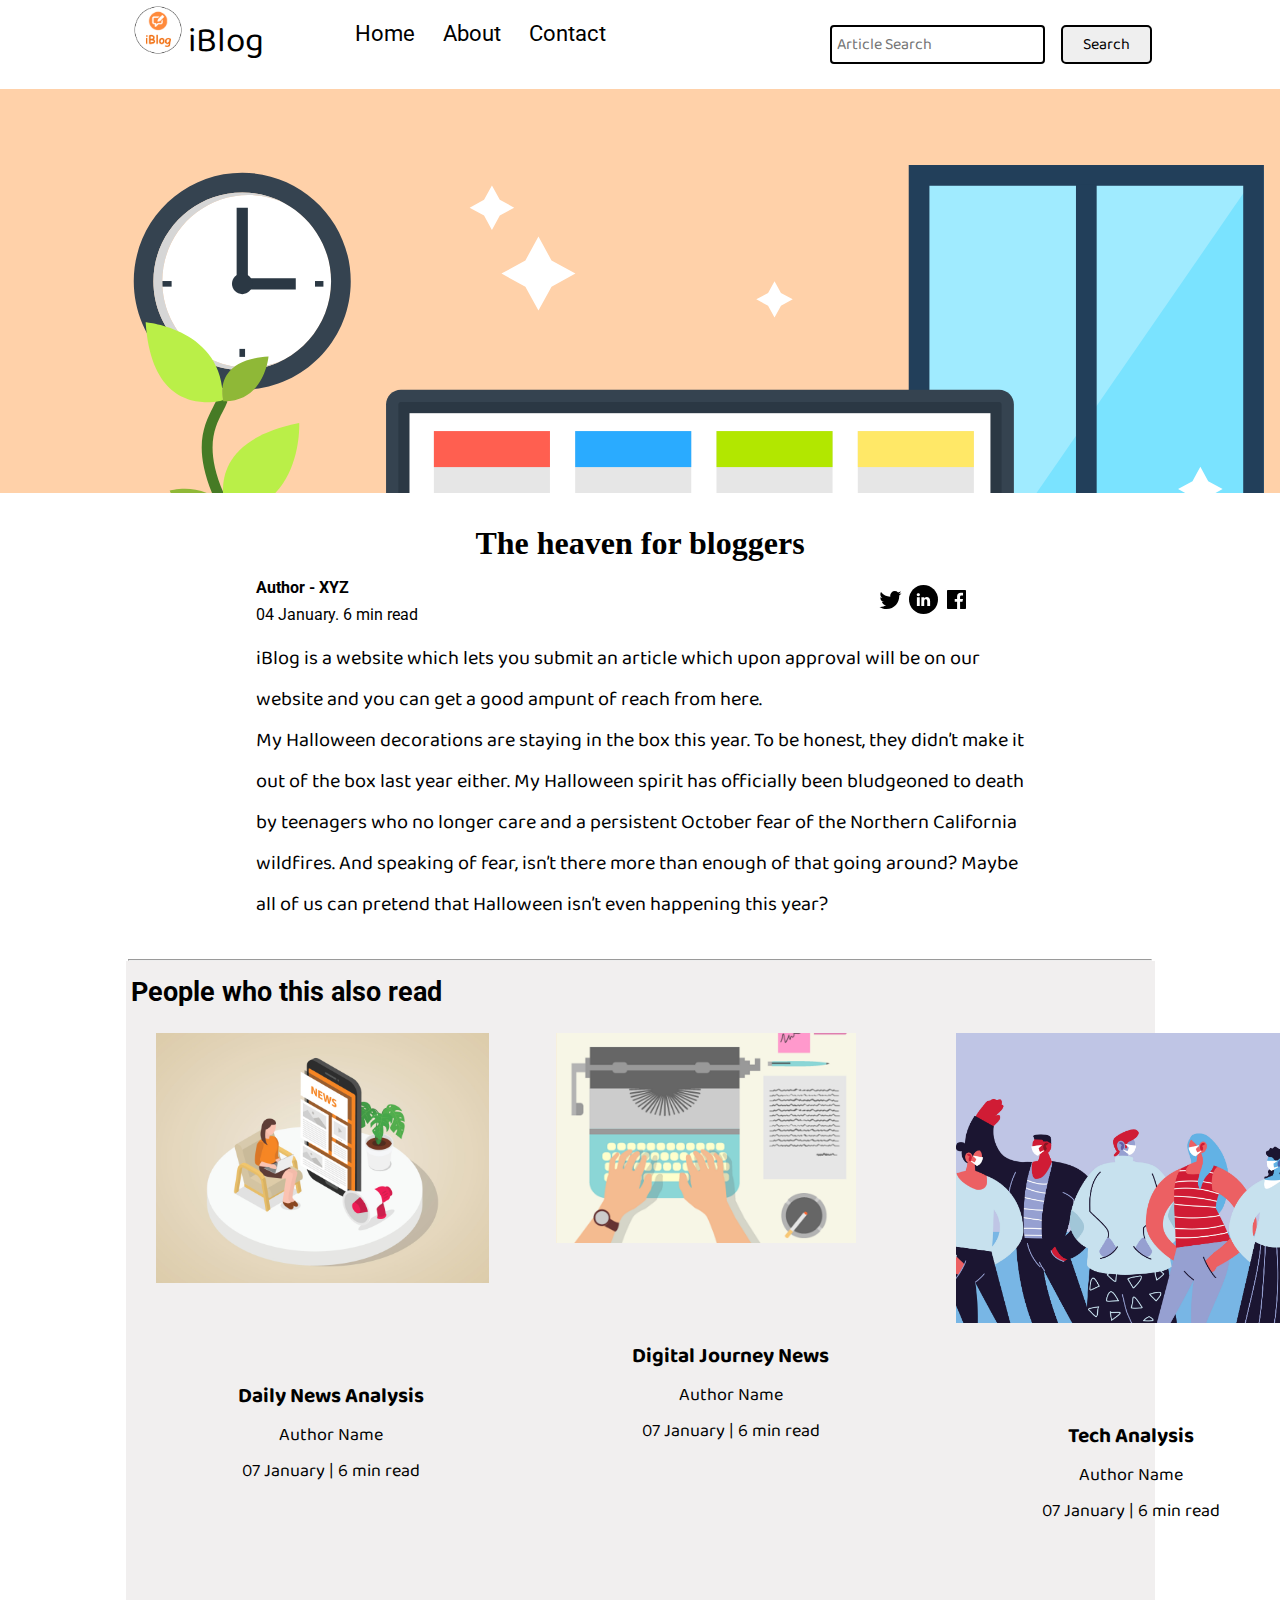
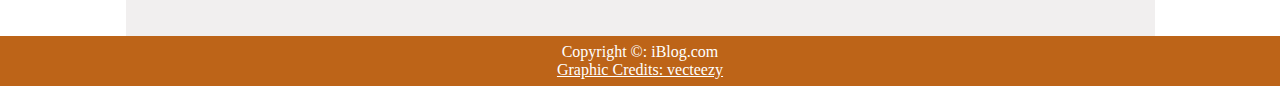
<file: blogpost.html>
<!DOCTYPE html>
<html lang="en">
<head>
    <meta charset="UTF-8">
    <meta name="viewport" content="width=device-width, initial-scale=1.0">
    <link rel="stylesheet" href="css/styles.css">
    <link rel="stylesheet" href="css/utils.css">
    <link rel="stylesheet" href="css/blogpost.css">
    <link rel="stylesheet" href="css/mobile.css">
    <title>iBlog - Heaven for bloggers</title>
</head>
<body>
    <nav class="navigation max-width-1 m-auto">
        <div class="nav-left">
            <a href="/">
                <span><img src="Image/logo.png" alt="iBlog Logo" width="60px"></span>
            </a>
            <span>iBlog</span>
            <ul>
                <li><a href="/">Home</a></li>
                <li><a href="#">About</a></li>
                <li><a href="/contact.html">Contact</a></li>
            </ul>
        </div>
        <div class="nav-right">
            <form action="/search.html" method="get">
                <input class = "form-input" type="text" name="query" placeholder="Article Search">
                <button class="btn">Search</button>
            </form>
        </div>
    </nav>
    <div class="post-img">
        <img src="../Image/11.svg" alt="Blog-Post">
    </div>
    <div class="m-auto blog-post-content max-width-2 m-auto my-2">
        <h1>The heaven for bloggers</h1>
        <div class="blog-post-meta">
            <div class="author-info">
                <div><strong>Author -  XYZ</strong></div>
                <div>04 January. 6 min read</div>
            </div>
            <div class="social">
                    <svg width="29" height="29" class="hk"><path d="M22.05 7.54a4.47 4.47 0 0 0-3.3-1.46 
                    4.53 4.53 0 0 0-4.53 4.53c0 .35.04.7.08 1.05A12.9 12.9 0 0 1 5 6.89a5.1 5.1 0 0 
                    0-.65 2.26c.03 1.6.83 2.99 2.02 3.79a4.3 4.3 0 0 1-2.02-.57v.08a4.55 4.55 0 0 0 3.63
                    4.44c-.4.08-.8.13-1.21.16l-.81-.08a4.54 4.54 0 0 0 4.2 3.15 9.56 9.56 0 0 1-5.66 
                    1.94l-1.05-.08c2 1.27 4.38 2.02 6.94 2.02 8.3 0 12.86-6.9 12.84-12.85.02-.24 0-.43 
                    0-.65a8.68 8.68 0 0 0 2.26-2.34c-.82.38-1.7.62-2.6.72a4.37 4.37 0 0 0 1.95-2.51c-.84.53-1.81.9-2.83 
                    1.13z"></path></svg>
                    <svg style="background: black;
                    border-radius: 21px;" width="29" height="29" viewBox="0 0 29 29" fill="none" class="hk"><path d="M5 6.36C5
                    5.61 5.63 5 6.4 5h16.2c.77 0 1.4.61 1.4 1.36v16.28c0 .75-.63 1.36-1.4 1.36H6.4c-.77 0-1.4-.6-1.4-1.36V6.36z">
                    </path><path fill-rule="evenodd" clip-rule="evenodd" d="M10.76 20.9v-8.57H7.89v8.58h2.87zm-1.44-9.75c1 0 1.63-.65 
                    1.63-1.48-.02-.84-.62-1.48-1.6-1.48-.99 0-1.63.64-1.63 1.48 0 .83.62 1.48 1.59 1.48h.01zM12.35 20.9h2.87v-4.79c0-.25.02-.5.1-.7.2-.5.67-1.04 
                    1.46-1.04 1.04 0 1.46.8 1.46 1.95v4.59h2.87v-4.92c0-2.64-1.42-3.87-3.3-3.87-1.55 0-2.23.86-2.61 1.45h.02v-1.24h-2.87c.04.8 0 8.58 0 8.58z" 
                    fill="#fff"></path></svg>
                    <svg width="29" height="29" class="hk"><path d="M23.2 5H5.8a.8.8 0 0 0-.8.8V23.2c0 .44.35.8.8.8h9.3v-7.13h-2.38V13.9h2.38v-2.38c0-2.45 1.55-3.66 
                    3.74-3.66 1.05 0 1.95.08 2.2.11v2.57h-1.5c-1.2 0-1.48.57-1.48 1.4v1.96h2.97l-.6 2.97h-2.37l.05 7.12h5.1a.8.8 0 0 0 .79-.8V5.8a.8.8 0 0 0-.8-.79">
                    </path></svg>
            </div>
        </div>
            <p class="font1">
            iBlog is a website which lets you submit an article which upon approval will be 
            on our website and you can get a good ampunt of reach from here.
            </p>
            <p class="font1">
            My Halloween decorations are staying in the box this year. To be honest, they 
            didn’t make it out of the box last year either. My Halloween spirit has officially 
            been bludgeoned to death by teenagers who no longer care and a persistent October 
            fear of the Northern California wildfires. And speaking of fear, isn’t there more 
            than enough of that going around? Maybe all of us can pretend that Halloween isn’t
            even happening this year?
            </p>
        
    </div>  
    <div class="max-width-1 m-auto">
        <hr>
    </div>
    <div class="home-articles max-width-1 m-auto font2">
        <h2>People who this also read</h2>
        <div class="row">
        <div class="home-article more-post">
            <div class="home-article-image">
                <img src="Image/fa1.jpg" alt="Feature Article 1"  height="250px">
            </div>
            <div class="home-article-content font1 center">
                <a href="/blogpost.html">
                <h3>Daily News Analysis</h3>
                </a>
                <div>Author Name</div> 
                <span>07 January | 6 min read</span>
            </div>
        </div>
        <div class="home-article more-post">
            <div class="home-article-image">
                <img src="Image/1.png" alt="Feature Article 1"  height="210px">
            </div>
            <div class="home-article-content font1 center">
                <a href="/blogpost.html">
                <h3>Digital Journey News</h3>
                </a>
                <div>Author Name</div> 
                <span>07 January | 6 min read</span>
            </div>
        </div>
        <div class="home-article more-post">
            <div class="home-article-image">
                <img src="Image/2.png" alt="Feature Article 1"  height="290px">
            </div>
            <div class="home-article-content font1 center">
                <a href="/blogpost.html">
                <h3>Tech Analysis</h3>
                </a>
                <div>Author Name</div> 
                <span>07 January | 6 min read</span>
            </div>
        </div>
    </div>
    </div>
    <div class="footer m-auto">
        Copyright &copy: iBlog.com
        <a href="https://www.vecteezy.com/free-vector/typing">Graphic Credits: vecteezy</a>
    </div>
</body>
</html>
</file>
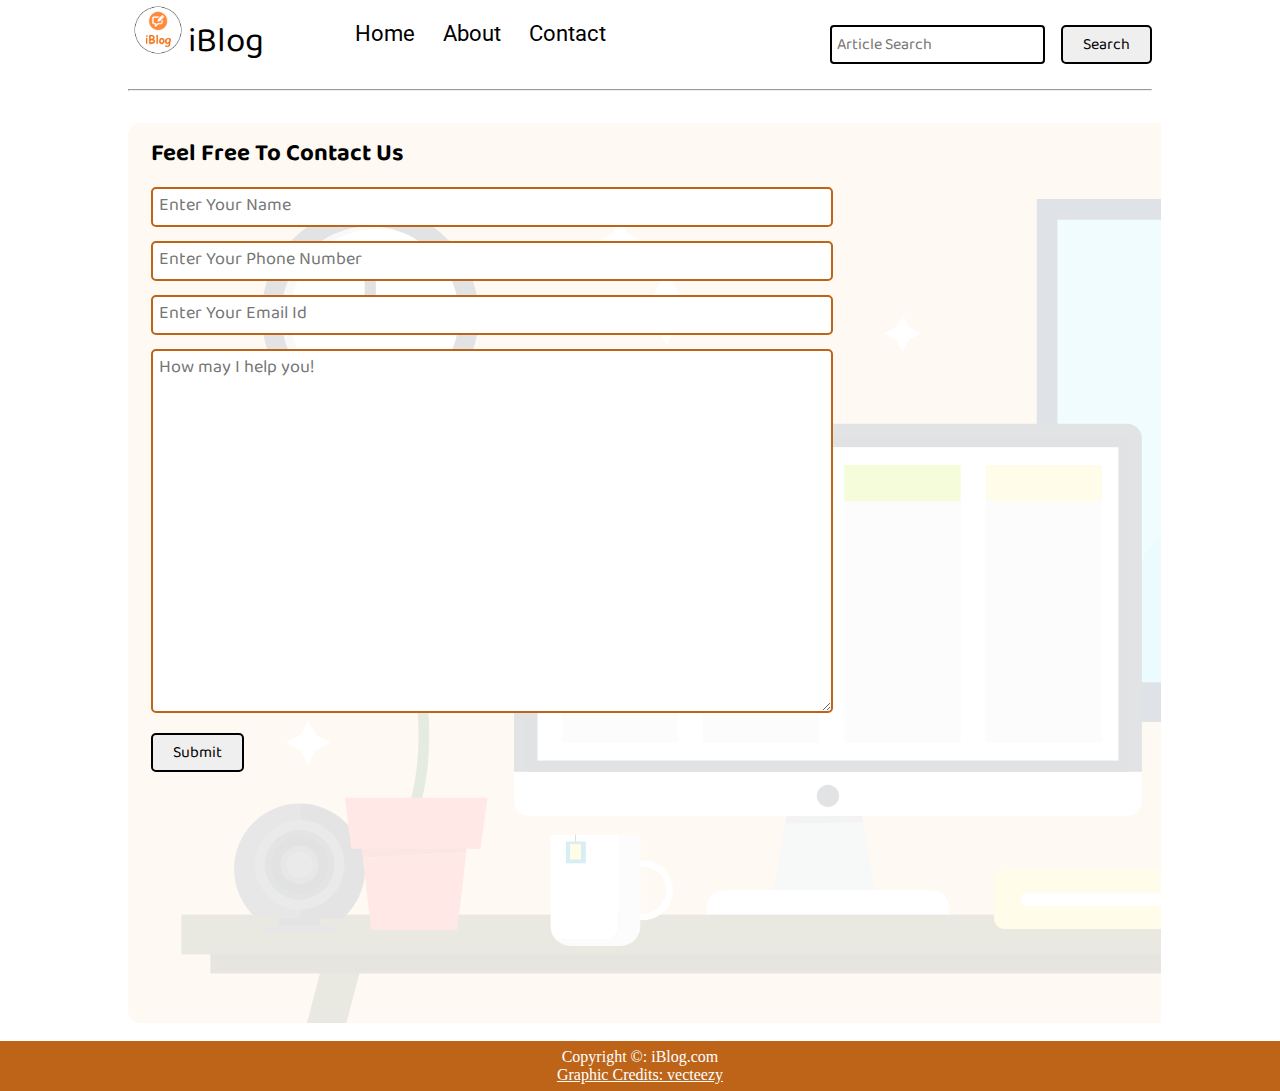
<file: contact.html>
<!DOCTYPE html>
<html lang="en">
<head>
    <meta charset="UTF-8">
    <meta name="viewport" content="width=device-width, initial-scale=1.0">
    <link rel="stylesheet" href="css/styles.css">
    <link rel="stylesheet" href="css/utils.css">
    <link rel="stylesheet" href="css/contact.css">
    <link rel="stylesheet" href="css/mobile.css">
    <title>iBlog - Heaven for bloggers</title>
</head>
<body>
    <nav class="navigation max-width-1 m-auto">
        <div class="nav-left">
            <a href="/">
                <span><img src="Image/logo.png" alt="iBlog Logo" width="60px"></span>
            </a>
            <span>iBlog</span>
            <ul>
                <li><a href="/">Home</a></li>
                <li><a href="#">About</a></li>
                <li><a href="/contact.html">Contact</a></li>
            </ul>
        </div>
        <div class="nav-right">
            <form action="/search.html" method="get">
                <input class = "form-input" type="text" name="query" placeholder="Article Search">
                <button class="btn">Search</button>
            </form>
        </div>
    </nav>
    <div class="max-width-1 m-auto">
    <hr>
    </div>
   <div class="contact-content font1 max-width-1 m-auto">
        <div class="max-width-1 m-auto mx-1">
            
            <h2>Feel Free To Contact Us</h2>
            <div class="contact-form">
                <div class="form-box">
                    <input type="text" placeholder="Enter Your Name">
                </div>
                <div class="form-box">
                    <input type="tel" placeholder="Enter Your Phone Number">
                </div>
                <div class="form-box">
                    <input type="email" placeholder="Enter Your Email Id">
                </div>
                <div class="form-box">
                    <textarea name="" id="" cols="30" rows="10" placeholder="How may I help you!"></textarea>
                </div>
                <div class="form-box">
                    <button class="btn">Submit</button>
                </div>
            </div>
         </div>  
    </div>   
    <div class="footer m-auto">
        Copyright &copy: iBlog.com
        <a href="https://www.vecteezy.com/free-vector/typing">Graphic Credits: vecteezy</a>
    </div>
</body>
</html>
</file>
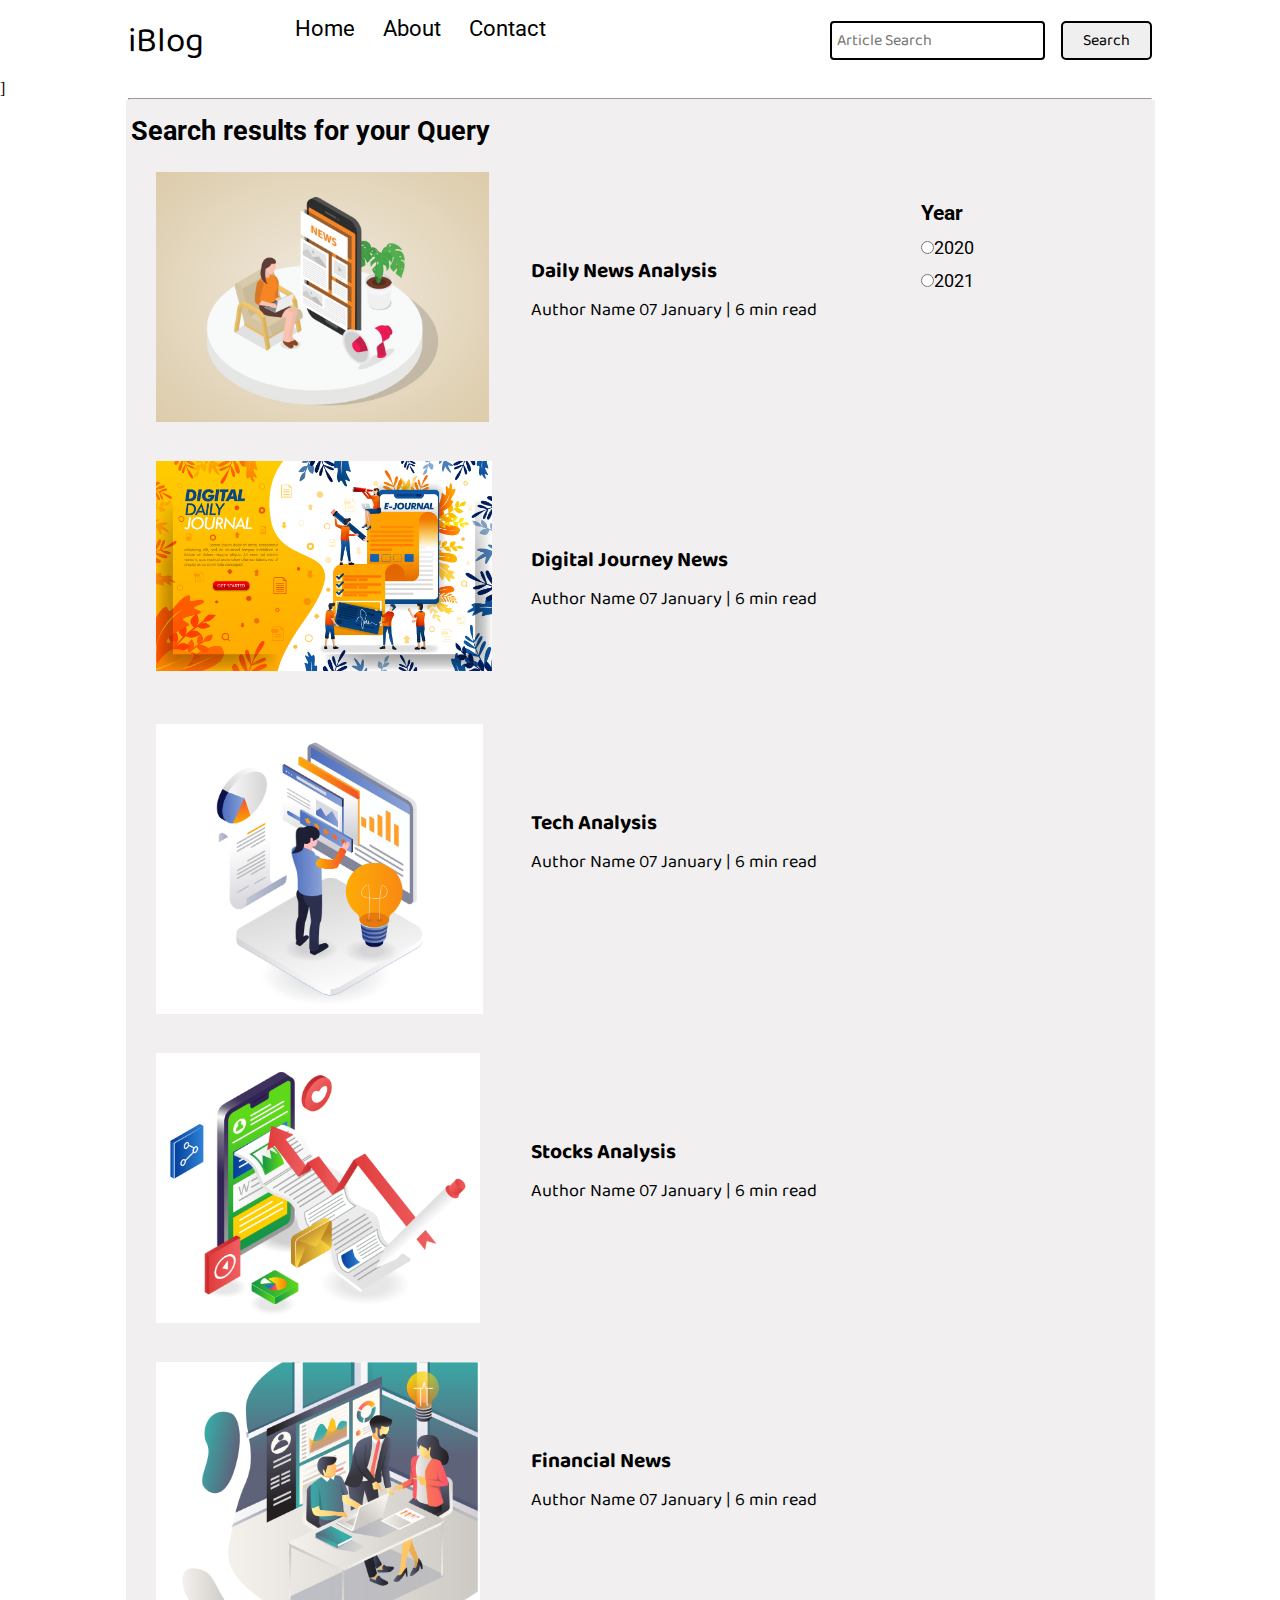
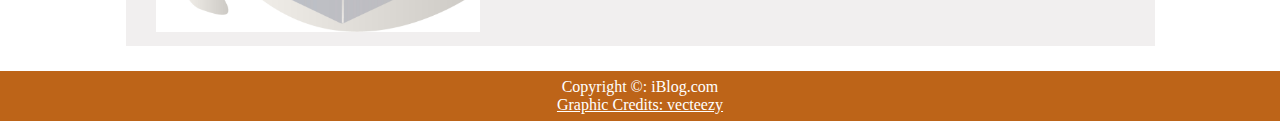
<file: search.html>
<!DOCTYPE html>
<html lang="en">
<head>
    <meta charset="UTF-8">
    <meta name="viewport" content="width=device-width, initial-scale=1.0">
    <link rel="stylesheet" href="css/styles.css">
    <link rel="stylesheet" href="css/utils.css">
    <link rel="stylesheet" href="css/mobile.css">
    <title>iBlog - Heaven for bloggers</title>
</head>
<body>
    <nav class="navigation max-width-1 m-auto">
        <div class="nav-left">
            <span>iBlog</span>
            <ul>
                <li><a href="/">Home</a></li>
                <li><a href="#">About</a></li>
                <li><a href="/contact.html">Contact</a></li>
            </ul>
        </div>
        <div class="nav-right">
            <form action="/search.html" method="get">
                <input class = "form-input" type="text" name="query" placeholder="Article Search">
                <button class="btn">Search</button>
            </form>
        </div>
    </nav>
   ]
    <div class="max-width-1 m-auto">
        <hr>
    </div>
    <div class="home-articles max-width-1 m-auto font2">
        <h2>Search results for your Query</h2>
        <div class="year-box adjust-year">
            <h3>Year</h3>
            <div>
                <input type="radio" name="year" id="">2020
            </div>
            <div>
                <input type="radio" name="year" id="">2021
            </div> 
        </div>
        <div class="home-article">
            <div class="home-article-image">
                <img src="Image/fa1.jpg" alt="Feature Article 1"  height="250px">
            </div>
            <div class="home-article-content font1">
                <a href="/blog.html">
                <h3>Daily News Analysis</h3>
                </a>
                <span>Author Name</span> 
                <span>07 January | 6 min read</span>
            </div>
        </div>
        <div class="home-article">
            <div class="home-article-image">
                <img src="Image/fa3.jpg" alt="Feature Article 1"  height="210px">
            </div>
            <div class="home-article-content font1">
                <a href="/blog.html">
                <h3>Digital Journey News</h3>
                </a>
                <span>Author Name</span> 
                <span>07 January | 6 min read</span>
            </div>
        </div>
        <div class="home-article">
            <div class="home-article-image">
                <img src="Image/fa2.jpg" alt="Feature Article 1"  height="290px">
            </div>
            <div class="home-article-content font1">
                <a href="/blog.html">
                <h3>Tech Analysis</h3>
                </a>
                <span>Author Name</span> 
                <span>07 January | 6 min read</span>
            </div>
        </div>
        <div class="home-article">
            <div class="home-article-image">
                <img src="Image/Stocks.jpg" alt="Feature Article 1"  height="270px">
            </div>
            <div class="home-article-content font1">
                <a href="/blog.html">
                <h3>Stocks Analysis</h3>
                </a>
                <span>Author Name</span> 
                <span>07 January | 6 min read</span>
            </div>
        </div>
        <div class="home-article">
            <div class="home-article-image">
                <img src="Image/Finance.jpg" alt="Feature Article 1"  height="270px">
            </div>
            <div class="home-article-content font1">
                <a href="/blog.html">
                <h3>Financial News</h3>
                </a>
                <span>Author Name</span> 
                <span>07 January | 6 min read</span>
            </div>
        </div>
    </div>
    <div class="footer m-auto">
        Copyright &copy: iBlog.com
        <a href="https://www.vecteezy.com/free-vector/typing">Graphic Credits: vecteezy</a>
    </div>
</body>
</html>
</file>
<file: css/styles.css>
*{
    margin:0;
    padding:0;
}

.font1{
    font-family: var(--font1);
}

.font2{
    font-family: var(--font2);
}

.navigation{
    margin-top:25px;
    font-family: var(--font1);
    /* height : 74px; */
    /* background-color: red; */
    display: flex;
    justify-content: space-between;
    align-items: center;
}

.nav-left{
    font-size:20px;
    display: flex;
}

.nav-left span{
    font-size: 35px;
    padding-top: 10px;
}

.nav-left ul{
    display: flex;
    align-items: center;
    margin:0 77px;
    font-size: 22px;
    padding-bottom: 23px;
}

.nav-left ul li{
    list-style: none;
    margin:0 14px;
    font-family: var(--font2);
    transition: all 0.3s ease-in-out;
}

.nav-left ul li a{
    text-decoration: none;
    color:black;
}

.nav-left ul li a:hover{
    color: var(--main-bg-color);
    font-weight: bolder;
}

.content{
    height : 100%;
    /* background-color:rgb(207, 207, 207);  */
    display: flex;
    margin-top: 32px;
    padding: 9px;
    position: relative;
}

.content::after{
    content:"";
    background-image: url("../Image/11.svg");
    position: absolute;
    width:100%;
    height:inherit; 
    opacity: 0.2;
}

.content-left{
    font-family: var(--font1);
    display: flex;
    flex-direction: column;
    justify-content: center;
    z-index: 1;
}

.content-right{
    width:50%;
    display: flex;
    align-items: center;
    justify-content: center;
}

.content-right img{
    height:355px;
    width:355px;
    border: 2px solid black;
    border-radius: 200px;
}

.home-articles{
    /* height:455px; */
    padding-top: 15px;
    background-color: rgb(241, 239, 239);
    padding-left: 5px;
    position: relative;
    font-size: 18px;
}

.year-box{
    position: absolute;
    width:234px;
    height:255px;
    /* background-color: red; */
    right:0px;
    top:100px;
    font-size: 18px;
}

.year-box div{
    margin:12px 0;

}

.home-article{
    display: flex;
    margin:25px;
}

.home-article-image{
   width:350px;
   padding-bottom: 10px;
}

.home-article-content{
    align-items: center;
    padding:80px 25px;
}

.home-article-content a{
    text-decoration: none;
    color:black;
}

.footer{
    height : 50px;
    background-color: var(--main-bg-color);
    display: flex;
    flex-direction: column;
    align-items: center;
    justify-content: center;
    color:white;
}

.footer a{
    color:white;
}
</file>
<file: css/utils.css>
@import url('https://fonts.googleapis.com/css2?family=Baloo+Bhaina+2:wght@500&family=Roboto&display=swap');

:root {
    --main-bg-color: #bd6418;
    --font1 : 'Baloo Bhaina 2' , cursive;
    --font2 : 'Roboto', sans-serif;
}

.center{
    text-align: center;
}
.max-width-1{
    max-width: 80vw;
}

.max-width-2{
    max-width: 60vw;
}

.m-auto{
    margin : auto;
}

.mx-1{
    margin-left: 23px;
    margin-right: 23px;
}

.my-2{
    margin-bottom: 32px;
    margin-top: 32px;
}

.btn{
    padding:0px 20px;
    padding-top: 3px;
    border: 2px solid black;
    border-radius: 5px;
    font-family: var(--font1);
    font-size: 16px;
    cursor: pointer;
    transition: all 0.3s ease-in-out;
}

.btn:hover{
    color:white;
    background-color: var(--main-bg-color);
}

.form-input{
    padding:0px 5px;
    padding-top: 3px;
    font-size: 16px;
    border:2px solid black;
    border-radius: 4px;
    margin: 0 13px;
    font-family: var(--font1);
}

.form-box input, textarea{
    width:52vw;
    padding:0px 6px;
    margin:7px 0;
    font-size: 18px;
    font-family: var(--font1);
    border: 2px solid var(--main-bg-color);
    border-radius: 5px;
  }
</file>
<file: css/blogpost.css>
.post-img{
    height:404px;
    overflow: hidden;
    /* margin-top:14px; */
}

.post-img{
    width:100%;
}

.blog-post-content{
    /* background-color:rebeccapurple; */
}

.blog-post-content h1{
    text-align: center;  
}

.blog-post-content p{
    font-size: 20px;   
}

.row{
    display: flex;   
}

.more-post{
    flex-direction: column;
    align-items: center;
}

.blog-post-meta{
    /* background-color: red; */
    display: flex;
    justify-content: space-between;
}

.author-info{
    margin: 12px 0;
}

.author-info div{
    padding:4px 0px;
    font-family: var(--font2);
}

.social{
    padding-right: 53px;
    align-self: center;
    cursor: pointer;
}
</file>
<file: css/mobile.css>
@media screen and (max-width: 1200px) {
    .navigation {
      flex-direction: column;
      margin-bottom: 23px;
    }
  
    .nav-left {
      flex-direction: column;
      text-align: center;
    }
  
    .content-right {
      display: none;
    }
  
    .home-article {
      flex-direction: column;
    }
  
    .home-article-image{
      text-align:center;
    }

    .home-article-content{
        text-align: center;
    }
  
    .year-box {
      top: 25px;
      left: 60vw;
      font-size: 11px;
      display: flex;
    }
  
    .year-box div {
      padding: 0 3px;
      margin: 0;
    }
  
    .home-article img {
      width: 70vw;
    }

    .form-input {
      width: 50%;
    }

    .form-box input,textarea {
      width: 66vw;
    }

    .row {
      flex-direction: column;
    }

    .social {
      padding: 0;
    }

    .post-img {
      height: auto;
    }
    
    .adjust-year {
      position: static;
      height: auto;
      padding: 12px 0px;
      display: flex;
      justify-content: flex-end;
      width: 100%;
    }
  }
</file>
<file: css/contact.css>
.contact-content{  
    /* height: 100vh; */
    height: 100vh;
    margin-top: 32px;
    padding: 9px;
    position: relative; 
    overflow: hidden;
  }

 
  .contact-content::after {
    content: "";
    background-image: url("../Image/11.svg");
    position: absolute;
    top:0;
    width: 100%;
    height: inherit;
    opacity: 0.15;
    border-radius: 12px;
    z-index: -1;
  }
</file>
